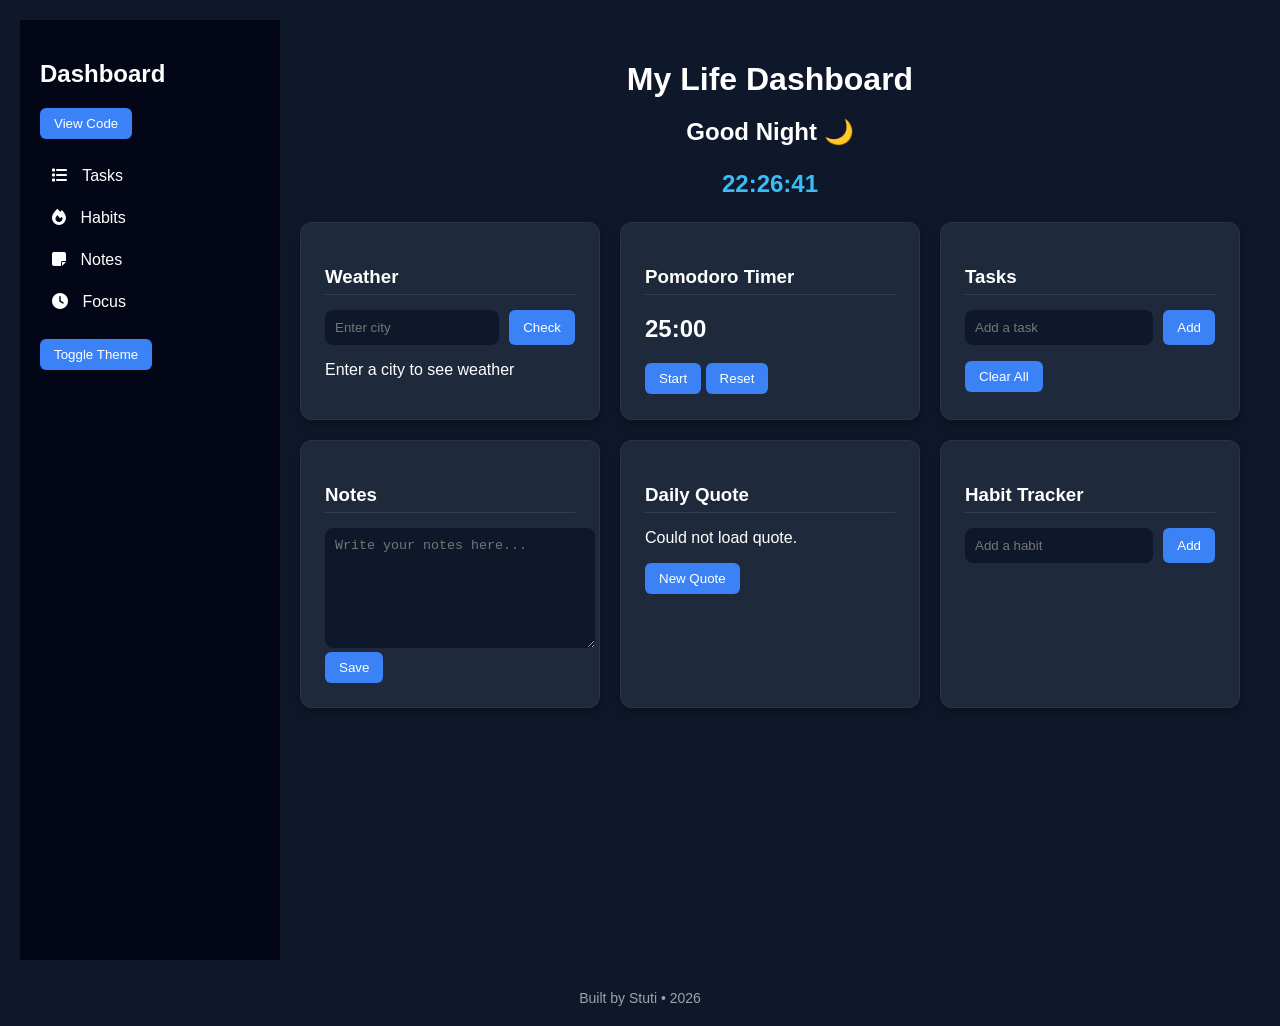
<file: index.html>
<!DOCTYPE html>
<html lang="en">
<head>
    <meta charset="UTF-8">
    <meta name="viewport" content="width=device-width, initial-scale=1.0">
    <title>Personal Life Dashboard</title>


<link rel="stylesheet" href="app.css">

<link rel="stylesheet"
    href="https://cdnjs.cloudflare.com/ajax/libs/font-awesome/6.5.0/css/all.min.css">


</head>

<body>

<div class="container">

    <!-- Sidebar -->

    <div class="sidebar">

        <h2>Dashboard</h2>

        <a href="https://github.com/Stuti-Sirdhar/personal-life-dashboard" target="_blank">
            <button type="button">View Code</button>
        </a>

        <ul>
            <li><i class="fa-solid fa-list"></i> Tasks</li>
            <li><i class="fa-solid fa-fire"></i> Habits</li>
            <li><i class="fa-solid fa-note-sticky"></i> Notes</li>
            <li><i class="fa-solid fa-clock"></i> Focus</li>
        </ul>

        <button type="button" id="themeToggle">Toggle Theme</button>

    </div>


    <!-- Main Content -->

    <div class="main">

        <h1 class="title">My Life Dashboard</h1>

        <div class="header-info">
            <h2 id="greeting"></h2>
            <h3 id="clock"></h3>
        </div>

        <div class="dashboard">

            <!-- Weather Widget -->

            <div class="widget" draggable="true">

                <h3>Weather</h3>

                <div class="input-group">
                    <input id="cityInput" placeholder="Enter city">
                    <button type="button" id="getWeather">Check</button>
                </div>

                <p id="weatherResult">Enter a city to see weather</p>

            </div>


            <!-- Pomodoro Widget -->

            <div class="widget" draggable="true">

                <h3>Pomodoro Timer</h3>

                <h2 id="timer">25:00</h2>

                <button type="button" id="startTimer">Start</button>
                <button type="button" id="resetTimer">Reset</button>

            </div>


            <!-- Tasks Widget -->

            <div class="widget" draggable="true">

                <h3>Tasks</h3>

                <div class="input-group">
                    <input id="taskInput" placeholder="Add a task">
                    <button type="button" id="addTask">Add</button>
                </div>

                <ul id="taskList"></ul>

                <button type="button" id="clearTasks">Clear All</button>

            </div>


            <!-- Notes Widget -->

            <div class="widget" draggable="true">

                <h3>Notes</h3>

                <textarea id="notesArea"
                    placeholder="Write your notes here..."></textarea>

                <button type="button" id="saveNotes">Save</button>

            </div>


            <!-- Daily Quote Widget -->

            <div class="widget" draggable="true">

                <h3>Daily Quote</h3>

                <p id="quoteText">Loading quote...</p>

                <button type="button" id="newQuote">New Quote</button>

            </div>


            <!-- Habit Tracker Widget -->

            <div class="widget" draggable="true">

                <h3>Habit Tracker</h3>

                <div class="input-group">
                    <input id="habitInput" placeholder="Add a habit">
                    <button type="button" id="addHabit">Add</button>
                </div>

                <ul id="habitList"></ul>

            </div>

        </div>

    </div>

</div>


<!-- Footer -->

<footer class="footer">
    Built by Stuti • 2026
</footer>

<script src="app.js"></script>

</body>

</html>
</file>
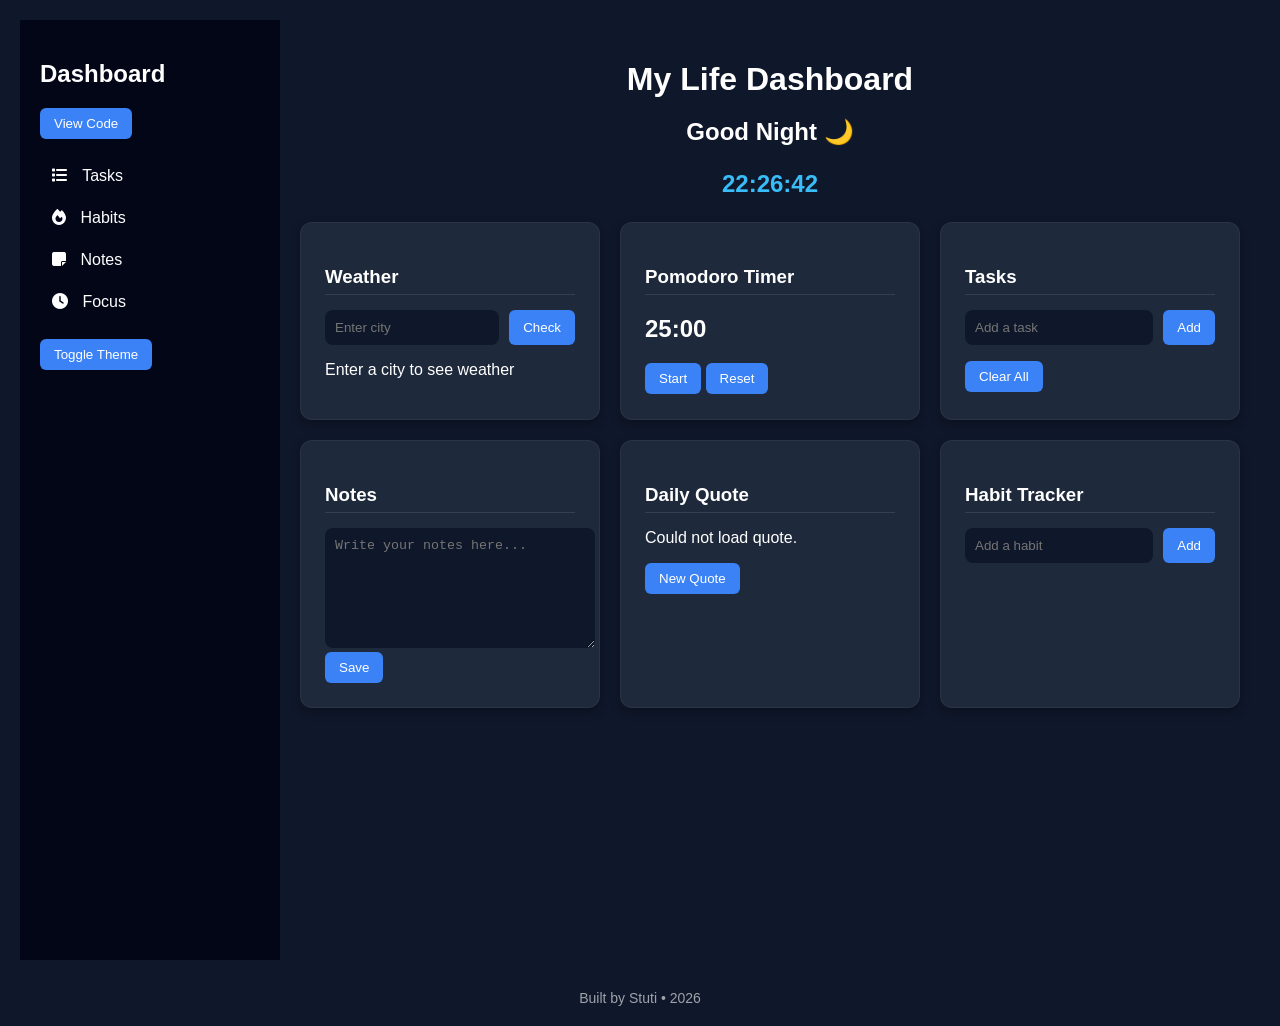
<file: app.html>
<!DOCTYPE html>
<html lang="en">
<head>
    <meta charset="UTF-8">
    <meta name="viewport" content="width=device-width, initial-scale=1.0">
    <title>Personal Life Dashboard</title>


<link rel="stylesheet" href="app.css">

<link rel="stylesheet"
    href="https://cdnjs.cloudflare.com/ajax/libs/font-awesome/6.5.0/css/all.min.css">


</head>

<body>

<div class="container">

    <!-- Sidebar -->

    <div class="sidebar">

        <h2>Dashboard</h2>

        <a href="https://github.com/yourusername/personal-life-dashboard" target="_blank">
            <button type="button">View Code</button>
        </a>

        <ul>
            <li><i class="fa-solid fa-list"></i> Tasks</li>
            <li><i class="fa-solid fa-fire"></i> Habits</li>
            <li><i class="fa-solid fa-note-sticky"></i> Notes</li>
            <li><i class="fa-solid fa-clock"></i> Focus</li>
        </ul>

        <button type="button" id="themeToggle">Toggle Theme</button>

    </div>


    <!-- Main Content -->

    <div class="main">

        <h1 class="title">My Life Dashboard</h1>

        <div class="header-info">
            <h2 id="greeting"></h2>
            <h3 id="clock"></h3>
        </div>

        <div class="dashboard">

            <!-- Weather Widget -->

            <div class="widget" draggable="true">

                <h3>Weather</h3>

                <div class="input-group">
                    <input id="cityInput" placeholder="Enter city">
                    <button type="button" id="getWeather">Check</button>
                </div>

                <p id="weatherResult">Enter a city to see weather</p>

            </div>


            <!-- Pomodoro Widget -->

            <div class="widget" draggable="true">

                <h3>Pomodoro Timer</h3>

                <h2 id="timer">25:00</h2>

                <button type="button" id="startTimer">Start</button>
                <button type="button" id="resetTimer">Reset</button>

            </div>


            <!-- Tasks Widget -->

            <div class="widget" draggable="true">

                <h3>Tasks</h3>

                <div class="input-group">
                    <input id="taskInput" placeholder="Add a task">
                    <button type="button" id="addTask">Add</button>
                </div>

                <ul id="taskList"></ul>

                <button type="button" id="clearTasks">Clear All</button>

            </div>


            <!-- Notes Widget -->

            <div class="widget" draggable="true">

                <h3>Notes</h3>

                <textarea id="notesArea"
                    placeholder="Write your notes here..."></textarea>

                <button type="button" id="saveNotes">Save</button>

            </div>


            <!-- Daily Quote Widget -->

            <div class="widget" draggable="true">

                <h3>Daily Quote</h3>

                <p id="quoteText">Loading quote...</p>

                <button type="button" id="newQuote">New Quote</button>

            </div>


            <!-- Habit Tracker Widget -->

            <div class="widget" draggable="true">

                <h3>Habit Tracker</h3>

                <div class="input-group">
                    <input id="habitInput" placeholder="Add a habit">
                    <button type="button" id="addHabit">Add</button>
                </div>

                <ul id="habitList"></ul>

            </div>

        </div>

    </div>

</div>


<!-- Footer -->

<footer class="footer">
    Built by Stuti • 2026
</footer>

<script src="app.js"></script>

</body>

</html>
</file>
<file: app.css>
body{
font-family:Arial,sans-serif;
background:#0f172a;
color:white;
margin:0;
padding:20px;
}

.container{
display:flex;
}

/* Sidebar */

.sidebar{
width:220px;
background:#020617;
padding:20px;
min-height:100vh;
position:sticky;
top:0;
}

.sidebar h2{
margin-bottom:20px;
}

.sidebar ul{
list-style:none;
padding:0;
}

.sidebar li{
padding:12px;
cursor:pointer;
border-radius:8px;
}

.sidebar li:hover{
background:#b9bec5;
}

.sidebar li i{
margin-right:10px;
}

/* Main */

.main{
flex:1;
padding:20px;
}

.title{
text-align:center;
margin-bottom:10px;
}

.header-info{
text-align:center;
margin-bottom:20px;
}

#clock{
font-size:24px;
color:#38bdf8;
}

/* Dashboard grid */

.dashboard{
display:grid;
grid-template-columns:repeat(auto-fit,minmax(260px,1fr));
gap:20px;
}

/* Widgets */

.widget{
background:#1e293b;
padding:24px;
border-radius:12px;
box-shadow:0 4px 10px rgba(0,0,0,0.3);
border:1px solid rgba(255,255,255,0.05);
transition:0.3s;
cursor:grab;
user-select:none;
}

.widget:hover{
transform:translateY(-5px);
box-shadow:0 8px 20px rgba(0,0,0,0.4);
}

.widget h3{
margin-bottom:15px;
padding-bottom:6px;
border-bottom:1px solid rgba(255,255,255,0.1);
}

/* Inputs */

.input-group{
display:flex;
gap:10px;
margin-bottom:10px;
}

input,textarea{
width:100%;
padding:10px;
border-radius:8px;
border:none;
background:#0f172a;
color:white;
}

textarea{
height:100px;
}

/* Buttons */

button{
background:#3b82f6;
border:none;
color:white;
padding:8px 14px;
border-radius:6px;
cursor:pointer;
transition:0.2s;
}

button:hover{
background:#2563eb;
}

/* Tasks */

#taskList{
list-style:none;
padding:0;
margin-top:10px;
}

#taskList li{
display:flex;
justify-content:space-between;
align-items:center;
background:#334155;
padding:8px 10px;
border-radius:6px;
margin-top:8px;
}

#taskList li:hover{
background:#475569;
}

#taskList button{
background:#ef4444;
font-size:12px;
}

/* Habits */

#habitList{
list-style:none;
padding:0;
margin-top:10px;
}

#habitList li{
display:flex;
justify-content:space-between;
align-items:center;
background:#334155;
padding:8px 10px;
border-radius:6px;
margin-top:8px;
}

/* Dragging */

.widget.dragging{
opacity:0.5;
}

/* Light mode */

/* ---------- LIGHT MODE ---------- */

.light-mode{
    background:#f8fafc;
    color:#0f172a;
}

/* sidebar */
.light-mode .sidebar{
    background:#e2e8f0;
}

/* widgets */
.light-mode .widget{
    background:#ffffff;
    border:1px solid #e2e8f0;
}

/* inputs */
.light-mode input,
.light-mode textarea{
    background:#f1f5f9;
    color:#0f172a;
    border:1px solid #cbd5f5;
}

/* task + habit items */
.light-mode #taskList li,
.light-mode #habitList li{
    background:#f1f5f9;
    color:#0f172a;
}

/* buttons */
.light-mode button{
    background:#3b82f6;
    color:white;
}

.footer{
text-align:center;
margin-top:30px;
opacity:0.6;
font-size:14px;
}
#habitList button{
    margin-left:8px;
}

#habitList button:last-child{
    background:#ef4444;
}
.light-mode button:hover{
    background:#305fc7;
    transform:translateY(-1px);
    box-shadow:0 3px 8px rgba(0,0,0,0.15);
}
</file>
